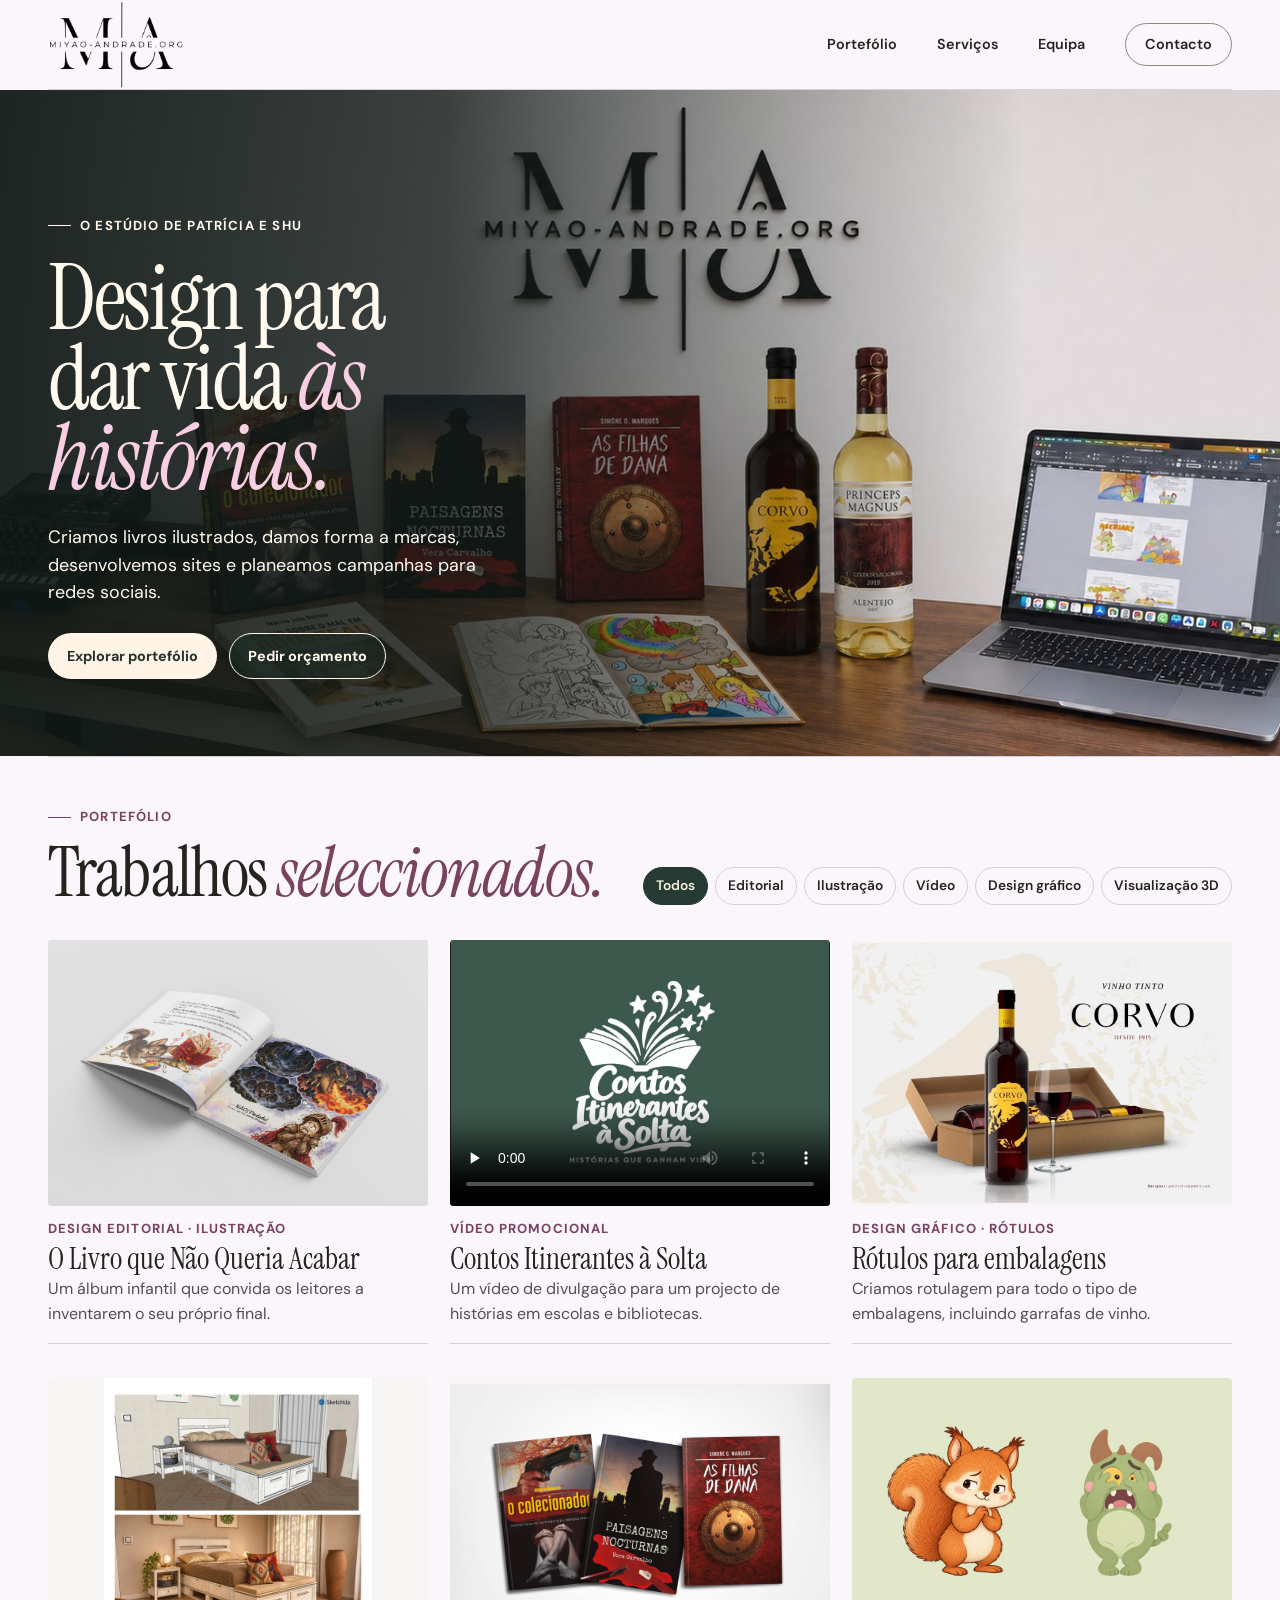
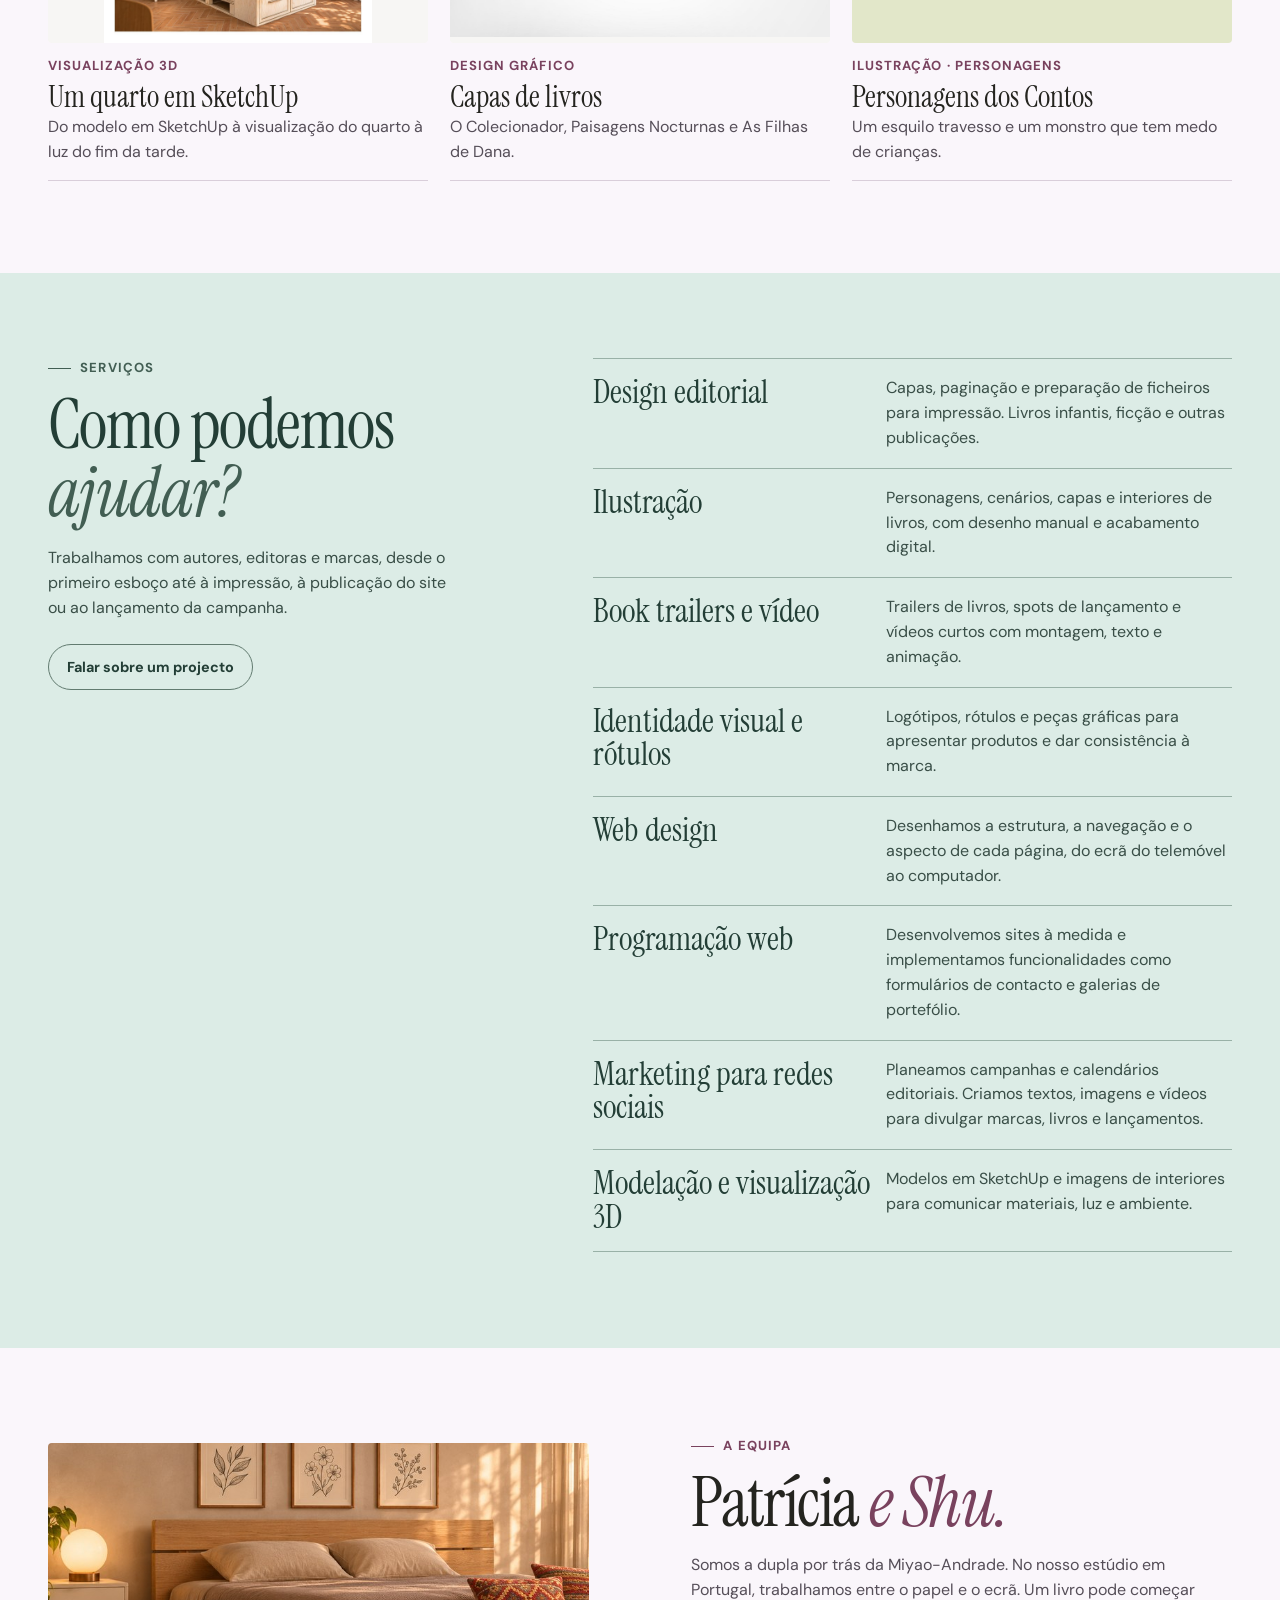
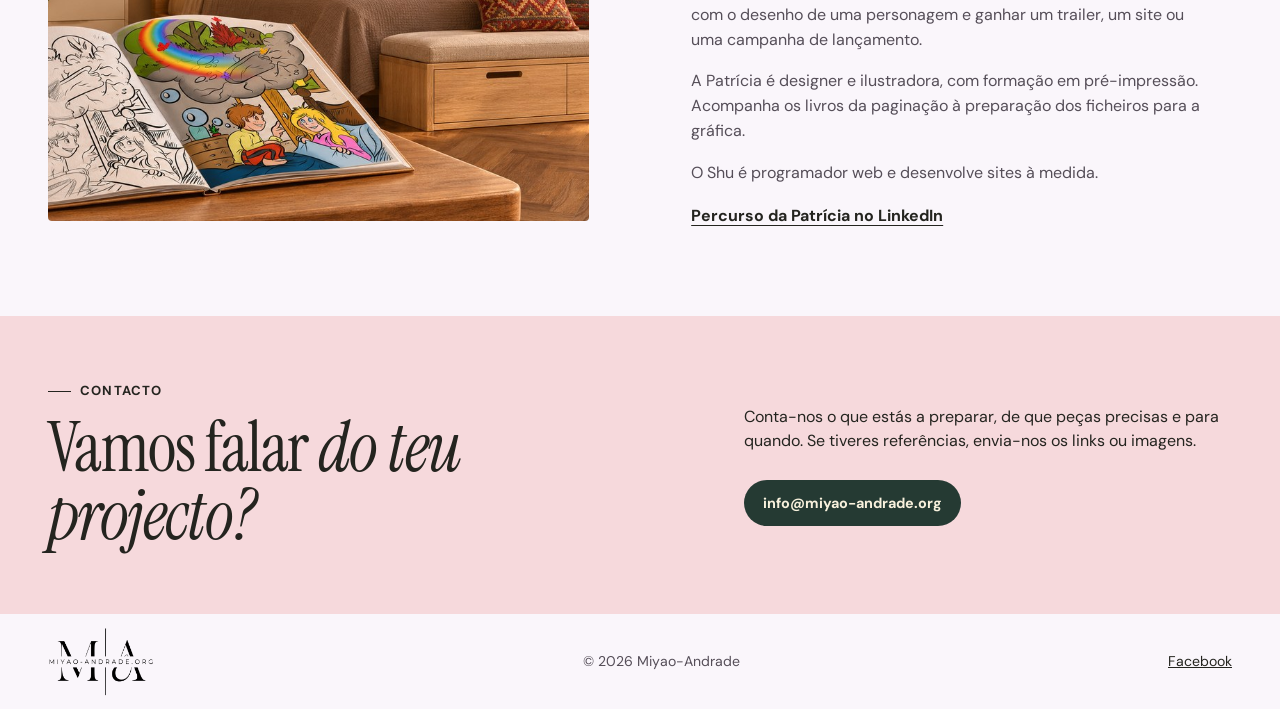
<file: index.html>
<!doctype html>
<html lang="pt-PT">
<head>
  <meta charset="utf-8">
  <meta name="viewport" content="width=device-width, initial-scale=1">
  <meta name="description" content="Estúdio criativo de Patrícia e Shu. Design editorial, ilustração, vídeo, visualização 3D, web design, programação web e marketing para redes sociais.">
  <meta name="theme-color" content="#faf6fb">
  <title>Miyao-Andrade — Design editorial e digital</title>
  <link rel="icon" href="assets/miyao-icon.png" type="image/png">
  <link rel="stylesheet" href="style.css">
  <script src="site.js" defer></script>
</head>
<body>
  <a class="skip" href="#main">Saltar para o conteúdo</a>
  <header class="header wrap" id="inicio">
    <a class="brand" href="#inicio" aria-label="Miyao-Andrade, início"><img src="assets/miyao-andrade.jpg" width="1920" height="1080" alt="Miyao-Andrade.org"></a>
    <nav aria-label="Navegação principal">
      <a href="#trabalhos">Portefólio</a><a href="#servicos">Serviços</a><a href="#sobre">Equipa</a><a class="nav-contact" href="#contacto">Contacto</a>
    </nav>
  </header>
  <main id="main">
    <section class="hero" aria-labelledby="headline">
      <div class="hero-copy wrap">
        <p class="overline"><span></span> O estúdio de Patrícia e Shu</p>
        <h1 id="headline">Design para<br>dar vida <em>às histórias.</em></h1>
        <p class="intro">Criamos livros ilustrados, damos forma a marcas, desenvolvemos sites e planeamos campanhas para redes sociais.</p>
        <div class="actions"><a class="button dark" href="#trabalhos">Explorar portefólio</a><a class="button outline" href="#contacto">Pedir orçamento</a></div>
      </div>
      <figure class="hero-image">
        <img src="assets/hero.jpg" alt="Mesa criativa com livros, rótulos de vinho e equipamento de áudio" width="1500" height="850" fetchpriority="high">
      </figure>
    </section>
    <section class="work wrap section" id="trabalhos" aria-labelledby="work-title">
      <div class="section-heading">
        <div><p class="overline coral"><span></span> Portefólio</p><h2 id="work-title">Trabalhos <em>seleccionados.</em></h2></div>
        <div class="filters" role="group" aria-label="Filtrar trabalhos" hidden>
          <button type="button" data-filter="all" aria-pressed="true">Todos</button>
          <button type="button" data-filter="editorial" aria-pressed="false">Editorial</button>
          <button type="button" data-filter="ilustracao" aria-pressed="false">Ilustração</button>
          <button type="button" data-filter="video" aria-pressed="false">Vídeo</button>
          <button type="button" data-filter="grafico" aria-pressed="false">Design gráfico</button>
          <button type="button" data-filter="3d" aria-pressed="false">Visualização 3D</button>
        </div>
      </div>
      <p class="sr-only" role="status" id="filter-status"></p>
      <div class="gallery">
        <article class="project" data-category="editorial ilustracao">
          <button class="project-art book" type="button" data-project="p-livro" aria-label="Ver O Livro que Não Queria Acabar"><img src="assets/livro-aberto.jpg" alt="Páginas ilustradas com Baltazar, Ambrósio e um dragão" loading="lazy" width="2048" height="1433"></button>
          <div class="project-info"><p class="tag">Design editorial · Ilustração</p><h3><button type="button" data-project="p-livro">O Livro que Não Queria Acabar</button></h3><p>Um álbum infantil que convida os leitores a inventarem o seu próprio final.</p></div>
        </article>
        <article class="project" data-category="video">
          <video class="project-art promo-player" controls playsinline preload="none" poster="assets/contos.jpg" aria-label="Vídeo promocional de Contos Itinerantes à Solta" src="assets/contos-trailer.mp4"></video>
          <div class="project-info"><p class="tag">Vídeo promocional</p><h3>Contos Itinerantes à Solta</h3><p>Um vídeo de divulgação para um projecto de histórias em escolas e bibliotecas.</p></div>
        </article>
        <article class="project" data-category="grafico">
          <button class="project-art labels" type="button" data-project="p-rotulos" aria-label="Ver a apresentação de design de rótulos"><img src="assets/corvo.jpg" alt="Vinho tinto Corvo com rótulo amarelo e silhuetas de aves" loading="lazy" width="1000" height="750"></button>
          <div class="project-info"><p class="tag">Design gráfico · Rótulos</p><h3><button type="button" data-project="p-rotulos">Rótulos para embalagens</button></h3><p>Criamos rotulagem para todo o tipo de embalagens, incluindo garrafas de vinho.</p></div>
        </article>
        <article class="project" data-category="3d">
          <button class="project-art full-art" type="button" data-project="p-quarto" aria-label="Ver Um quarto em SketchUp"><img src="assets/quarto.jpg" alt="O mesmo quarto em duas versões, com o modelo em cima e a imagem fotorrealista em baixo" loading="lazy"></button>
          <div class="project-info"><p class="tag">Visualização 3D</p><h3><button type="button" data-project="p-quarto">Um quarto em SketchUp</button></h3><p>Do modelo em SketchUp à visualização do quarto à luz do fim da tarde.</p></div>
        </article>
        <article class="project" data-category="grafico editorial">
          <button class="project-art full-art" type="button" data-project="p-capas" aria-label="Ver Capas de livros"><img src="assets/capas.jpg" alt="Três capas de livros de Sérgio Fragoso, Vera Carvalho e Simone O. Marques" loading="lazy"></button>
          <div class="project-info"><p class="tag">Design gráfico</p><h3><button type="button" data-project="p-capas">Capas de livros</button></h3><p>O Colecionador, Paisagens Nocturnas e As Filhas de Dana.</p></div>
        </article>
        <article class="project" data-category="ilustracao">
          <button class="project-art" type="button" data-project="p-personagens" aria-label="Ver personagens dos Contos"><img src="assets/personagens.jpg" alt="Um esquilo ruivo e um monstro verde ilustrados" loading="lazy" width="1040" height="730"></button>
          <div class="project-info"><p class="tag">Ilustração · Personagens</p><h3><button type="button" data-project="p-personagens">Personagens dos Contos</button></h3><p>Um esquilo travesso e um monstro que tem medo de crianças.</p></div>
        </article>

      </div>
    </section>
    <section class="services section" id="servicos" aria-labelledby="services-title">
      <div class="wrap services-grid">
        <div class="services-intro"><p class="overline"><span></span> Serviços</p><h2 id="services-title">Como podemos <em>ajudar?</em></h2><p>Trabalhamos com autores, editoras e marcas, desde o primeiro esboço até à impressão, à publicação do site ou ao lançamento da campanha.</p><a class="button inverse" href="#contacto">Falar sobre um projecto</a></div>
        <div class="services-list">
          <article><h3>Design editorial</h3><p>Capas, paginação e preparação de ficheiros para impressão. Livros infantis, ficção e outras publicações.</p></article>
          <article><h3>Ilustração</h3><p>Personagens, cenários, capas e interiores de livros, com desenho manual e acabamento digital.</p></article>
          <article><h3>Book trailers e vídeo</h3><p>Trailers de livros, spots de lançamento e vídeos curtos com montagem, texto e animação.</p></article>
          <article><h3>Identidade visual e rótulos</h3><p>Logótipos, rótulos e peças gráficas para apresentar produtos e dar consistência à marca.</p></article>
          <article><h3>Web design</h3><p>Desenhamos a estrutura, a navegação e o aspecto de cada página, do ecrã do telemóvel ao computador.</p></article>
          <article><h3>Programação web</h3><p>Desenvolvemos sites à medida e implementamos funcionalidades como formulários de contacto e galerias de portefólio.</p></article>
          <article><h3>Marketing para redes sociais</h3><p>Planeamos campanhas e calendários editoriais. Criamos textos, imagens e vídeos para divulgar marcas, livros e lançamentos.</p></article>
          <article><h3>Modelação e visualização 3D</h3><p>Modelos em SketchUp e imagens de interiores para comunicar materiais, luz e ambiente.</p></article>
        </div>
      </div>
    </section>
    <section class="wrap section about" id="sobre" aria-labelledby="about-title">
      <figure><img src="assets/livro.jpg" alt="Livro infantil ilustrado aberto, com páginas visíveis" loading="lazy" width="1000" height="700"></figure>
      <div><p class="overline coral"><span></span> A equipa</p><h2 id="about-title">Patrícia <em>e Shu.</em></h2><p>Somos a dupla por trás da Miyao-Andrade. No nosso estúdio em Portugal, trabalhamos entre o papel e o ecrã. Um livro pode começar com o desenho de uma personagem e ganhar um trailer, um site ou uma campanha de lançamento.</p><p>A Patrícia é designer e ilustradora, com formação em pré-impressão. Acompanha os livros da paginação à preparação dos ficheiros para a gráfica.</p><p>O Shu é programador web e desenvolve sites à medida.</p><a class="text-link" href="https://www.linkedin.com/in/patricia-miyao-andrade-24b81420/">Percurso da Patrícia no LinkedIn</a></div>
    </section>
    <section class="contact section" id="contacto" aria-labelledby="contact-title">
      <div class="wrap contact-inner"><div><p class="overline"><span></span> Contacto</p><h2 id="contact-title">Vamos falar <em>do teu projecto?</em></h2></div><div><p>Conta-nos o que estás a preparar, de que peças precisas e para quando. Se tiveres referências, envia-nos os links ou imagens.</p><div class="actions"><a class="button dark" href="mailto:info@miyao-andrade.org">info@miyao-andrade.org</a></div></div></div>
    </section>
  </main>
  <footer class="wrap footer"><a class="brand" href="#inicio" aria-label="Miyao-Andrade, início"><img src="assets/miyao-andrade.jpg" width="1920" height="1080" alt="Miyao-Andrade.org"></a><span>© 2026 Miyao-Andrade</span><a href="https://www.facebook.com/profile.php?id=100093478789737">Facebook</a></footer>

  <dialog id="project-dialog" aria-labelledby="project-title"><div class="dialog-bar"><button type="button" class="close" aria-label="Fechar projecto">Fechar</button></div><div id="project-content"></div></dialog>
  <template id="p-livro"><p class="tag">Capas · Paginação · Ilustração</p><h2 id="project-title">O Livro que Não Queria Acabar</h2><p>Projecto autoral de Contos Itinerantes à Solta. A Princesa Violeta, o Cavaleiro Ambrósio Ferrugem, o burro Baltazar e a Bruxa Bonifácia atravessam uma história que deixa espaço para o leitor criar o seu próprio final.</p><img src="assets/livro-aberto.jpg" alt="Dupla página ilustrada do livro"><img src="assets/capa.jpg" alt="Capa de O Livro que Não Queria Acabar"><a class="text-link" href="https://contos-itinerantes-a-solta.miyao-andrade.org/#livro">Conhecer o livro no site dos Contos</a></template>
  <template id="p-rotulos"><p class="tag">Design gráfico · Rótulos</p><h2 id="project-title">Rótulos para embalagens</h2><p>Criamos rotulagem para todo o tipo de embalagens, incluindo garrafas de vinho. O rótulo do vinho tinto Corvo é um exemplo do nosso trabalho.</p><img src="assets/corvo.jpg" alt="Rótulo Corvo aplicado à garrafa de vinho tinto"></template>
  <template id="p-quarto"><p class="tag">Visualização 3D</p><h2 id="project-title">Um quarto em SketchUp</h2><p>Do modelo em SketchUp à visualização do quarto à luz do fim da tarde.</p><img src="assets/quarto.jpg" alt="O mesmo quarto em duas versões, com o modelo em cima e a imagem fotorrealista em baixo"></template>
  <template id="p-capas"><p class="tag">Design gráfico</p><h2 id="project-title">Capas de livros</h2><p>O Colecionador, Paisagens Nocturnas e As Filhas de Dana.</p><img src="assets/capas.jpg" alt="Três capas de livros de Sérgio Fragoso, Vera Carvalho e Simone O. Marques"></template>
  <template id="p-personagens"><p class="tag">Ilustração · Personagens</p><h2 id="project-title">Personagens dos Contos</h2><p>Personagens de <i>O Esquilo Travesso</i> e <i>O Monstro que Tinha Medo de Crianças</i>, duas histórias de Contos Itinerantes à Solta para os leitores mais novos.</p><img src="assets/personagens.jpg" alt="Ilustrações do esquilo ruivo e do monstro verde"><a class="text-link" href="https://contos-itinerantes-a-solta.miyao-andrade.org/#sessoes">Conhecer as histórias</a></template>
</body>
</html>
</file>
<file: style.css>
@import url('https://fonts.googleapis.com/css2?family=DM+Sans:wght@400;500;600;700&family=Instrument+Serif:ital@0;1&display=swap');

:root {
  --paper:#faf6fb; --ink:#24241f; --muted:#554e58; --accent:#79425e; --line:#d9ceda;
  --forest:#253a33; --cream:#f8f1dd; --rose:#f6d9dc;
  --serif:"Instrument Serif",Georgia,serif; --sans:"DM Sans",system-ui,sans-serif;
}
* { box-sizing:border-box; }
[hidden] { display:none!important; }
html { scroll-behavior:smooth; }
body { margin:0; background:var(--paper); color:var(--ink); font:1rem/1.55 var(--sans); }
a { color:inherit; }
button { font:inherit; color:inherit; }
button, a { -webkit-tap-highlight-color:transparent; }
button:focus-visible,a:focus-visible { outline:3px solid #b64d35; outline-offset:4px; }
img,video { display:block; max-width:100%; }
figure,p { margin:0; }
h1,h2,h3 { margin:0; font-weight:400; }
h1,h2 { font-family:var(--serif); }
h1 em,h2 em { font-weight:400; }
.wrap { width:min(100% - 96px, 1360px); margin-inline:auto; }
.header { display:flex; justify-content:space-between; align-items:center; min-height:89px; border-bottom:1px solid var(--line); gap:22px; }
nav { display:flex; align-items:center; flex-wrap:wrap; gap:clamp(18px,3.1vw,46px); }
nav a { text-decoration:none; font-size:.9rem; font-weight:600; }
nav a:hover,.footer a:hover,.text-link:hover { color:var(--accent); }
.nav-contact { border:1px solid #93877a; border-radius:25px; padding:9px 19px; }


.overline { display:flex; gap:9px; align-items:center; font-size:.82rem; font-weight:700; letter-spacing:.09em; text-transform:uppercase; }
.overline span { display:block; flex:none; height:1px; width:23px; background:currentColor; }
.coral { color:var(--accent); }
.hero h1 { font-size:clamp(4rem,7.1vw,7.6rem); line-height:.88; letter-spacing:-.026em; margin:23px 0 25px; }
.hero h1 em,.section-heading h2 em,.about h2 em { color:var(--accent); }
.intro { max-width:29rem; color:var(--muted); font-size:1.12rem; }
.actions { display:flex; flex-wrap:wrap; align-items:center; gap:12px; margin-top:26px; }
.button { display:inline-flex; align-items:center; justify-content:center; min-height:46px; text-align:center; padding:9px 18px; border:1px solid transparent; border-radius:30px; font-size:.9rem; font-weight:700; text-decoration:none; transition:background .2s,color .2s; }
.dark { color:var(--cream); background:var(--forest); }
.dark:hover { background:#365347; }
.outline { border-color:#85776a; }
.outline:hover { background:var(--ink); color:var(--cream); }


.section { scroll-margin-top:24px; }
.work { padding-block:50px 92px; border-top:1px solid var(--line); }
.section-heading { display:flex; justify-content:space-between; align-items:end; gap:20px; margin-bottom:33px; }
h2 { font-size:clamp(3.35rem,5.4vw,5.6rem); line-height:.98; letter-spacing:-.023em; }
.section-heading h2,.about h2,.services h2,.contact h2 { margin-top:12px; }
.filters { display:flex; flex-wrap:wrap; gap:7px; padding-bottom:2px; }
.filters button { padding:7px 12px; min-height:38px; border:1px solid var(--line); border-radius:24px; background:transparent; cursor:pointer; white-space:nowrap; font-size:.86rem; font-weight:600; }
.filters button:hover { border-color:var(--forest); }
.filters button[aria-pressed=true] { background:var(--forest); border-color:var(--forest); color:var(--cream); }
.gallery { display:grid; grid-template-columns:repeat(3,minmax(0,1fr)); gap:34px 22px; }
.project { min-width:0; }
.project-art { position:relative; display:block; width:100%; aspect-ratio:1.43; overflow:hidden; border:0; border-radius:4px; padding:0; cursor:pointer; background:#dcc4a8; }
.project-art img { width:100%; height:100%; object-fit:cover; transition:transform .38s; }
.project-art:hover img { transform:scale(1.045); }
.project-art.book img { object-position:center 53%; }
.project-art.video img { object-position:center 42%; }
.project-art.labels img { object-position:64% center; }
.play { position:absolute; display:grid; place-items:center; width:43px; height:43px; border-radius:50%; right:13px; bottom:13px; background:var(--paper); color:var(--ink); }
.play::after { content:""; width:0; height:0; margin-left:3px; border-top:6px solid transparent; border-bottom:6px solid transparent; border-left:10px solid currentColor; }
.type-art { display:grid; place-items:center; isolation:isolate; text-align:center; }
.type-title { position:relative; z-index:1; font:clamp(2rem,4.1vw,4.65rem)/.86 var(--serif); letter-spacing:-.02em; }
.type-art::before { position:absolute; content:""; inset:9%; border:1px solid currentColor; opacity:.52; border-radius:49% 49% 0 0 / 40% 40% 0 0; pointer-events:none; }
.poetry { color:#48344d; background:#e3d7ef; }
.illustration { color:#2f493b; background:#dce3c4; }
.edition { color:#553c38; background:#f5d7c6; }
.glyphs { position:absolute; right:10%; bottom:1%; font:italic clamp(4rem,11vw,10rem)/.8 var(--serif); opacity:.16; transform:rotate(-14deg); }
.project-info { padding:13px 0 16px; border-bottom:1px solid var(--line); }
.tag { color:var(--accent); font-size:.82rem; font-weight:700; letter-spacing:.08em; text-transform:uppercase; }
.project-info h3 { margin:3px 0 2px; font:clamp(1.55rem,2.35vw,2.35rem)/1.1 var(--serif); }
.project-info h3 button { padding:0; text-align:left; border:none; background:none; cursor:pointer; }
.project-info h3 button:hover { color:var(--accent); }
.project-info > p:last-child { color:var(--muted); }
.services { background:#dcece6; color:#233e36; padding-block:85px 96px; }
.services-grid { display:grid; grid-template-columns:1fr 1.42fr; column-gap:8%; }
.services .overline,.services h2 em { color:#425e53; }
.services-intro > p:not(.overline) { margin-top:20px; max-width:25rem; color:#394e47; }
.inverse { margin-top:23px; border-color:#627b70; }
.inverse:hover { color:var(--forest); background:var(--cream); }
.services-list { border-top:1px solid #99b1a7; }
.services-list article { display:grid; grid-template-columns:minmax(0,.89fr) minmax(0,1.11fr); align-items:start; gap:16px; padding:17px 0; border-bottom:1px solid #99b1a7; }
.services-list h3 { font:clamp(1.6rem,2.55vw,2.5rem)/1.03 var(--serif); }
.services-list p { color:#394e47; }
.about { display:grid; grid-template-columns:1fr 1fr; align-items:center; gap:clamp(30px,8vw,110px); padding-block:88px; }
.about figure { overflow:hidden; background:#ddcab4; border-radius:4px; }
.about img { width:100%; height:auto; aspect-ratio:1.43; object-fit:cover; }
.about p:not(.overline) { margin-top:17px; max-width:33rem; color:var(--muted); }
.text-link { display:inline-block; margin-top:18px; font-weight:700; text-underline-offset:4px; }
.contact { background:var(--rose); }
.contact-inner { display:grid; grid-template-columns:1.15fr .85fr; align-items:center; gap:36px; padding-block:65px; }
.contact h2 { max-width:13ch; }
.contact p:not(.overline) { max-width:30rem; }
.contact .outline { border-color:#775449; }
.footer { display:flex; align-items:center; justify-content:space-between; flex-wrap:wrap; gap:16px; min-height:95px; font-size:.88rem; }
.footer > span { color:var(--muted); }
.skip { position:absolute; z-index:3; top:8px; left:8px; padding:12px; transform:translateY(-200%); background:var(--paper); }
.skip:focus { transform:none; }
.sr-only { position:absolute; width:1px; height:1px; overflow:hidden; clip-path:inset(50%); white-space:nowrap; }
dialog { width:min(760px,calc(100vw - 30px)); max-height:calc(100dvh - 30px); padding:0; border:1px solid var(--line); border-radius:12px; color:var(--ink); background:var(--paper); overscroll-behavior:contain; }
dialog::backdrop { background:#1f221dd6; }
body:has(dialog[open]) { overflow:hidden; }
.dialog-bar { display:flex; justify-content:end; position:sticky; top:0; background:var(--paper); padding:10px 14px 4px; z-index:1; }
.close { padding:7px 14px; border:1px solid var(--line); border-radius:22px; background:transparent; cursor:pointer; }
#project-content { padding:0 clamp(16px,5vw,45px) clamp(22px,5vw,44px); }
#project-content h2 { font-size:clamp(2.8rem,6vw,4.6rem); margin:7px 0 12px; }
#project-content img,#project-content video { width:100%; max-height:65vh; object-fit:contain; background:#e8ddcc; border-radius:4px; margin-top:16px; }
#project-content .button { margin-top:15px; }
.publication-list { list-style:none; padding:0; }
.publication-list li { display:flex; justify-content:space-between; flex-wrap:wrap; gap:3px 14px; border-bottom:1px solid var(--line); padding:9px 0; }
@media(max-width:1070px) {
  .wrap { width:calc(100% - 64px); }
  .section-heading { align-items:start; flex-direction:column; }

}
@media(max-width:780px) {
  .wrap { width:calc(100% - 40px); }
  .header { flex-wrap:wrap; min-height:auto; padding-block:15px; gap:13px; }
  nav { gap:13px 20px; }


  .hero h1 { font-size:clamp(3.95rem,12vw,6rem); margin-top:17px; margin-bottom:17px; }
  .desktop { display:none; }

  .gallery { grid-template-columns:repeat(2,minmax(0,1fr)); gap:25px 14px; }
  .work,.services,.about { padding-block:48px 54px; }
  .services-grid,.about,.contact-inner { grid-template-columns:1fr; gap:31px; }
  .about figure { order:2; }
  .contact-inner { padding-block:43px; }
}
@media(max-width:460px) {
  .gallery { grid-template-columns:1fr; }
  .brand { font-size:1.5rem; }
  nav { justify-content:space-between; width:100%; gap:9px; }
  nav a { font-size:.84rem; }
  .nav-contact { padding:5px 12px; }
  .hero .actions { gap:8px; }
  .button { padding-inline:13px; }
  .services-list article { grid-template-columns:1fr; gap:5px; }
  .type-title { font-size:3.6rem; }
  .footer { align-items:start; padding-block:18px; }
}
@media(prefers-reduced-motion:reduce) {
  *,*::before,*::after { scroll-behavior:auto!important; transition:none!important; }
}
.project-art.book { background:#d5e2f2; }
.project-art.book img { object-fit:contain; }
.bibliography { margin-top:17px; }
.bibliography summary { cursor:pointer; font-weight:600; }

.hero {
  position: relative;
  isolation: isolate;
  display: grid;
  align-items: end;
  min-height: clamp(34rem, 74svh, 54rem);
  color: #fff9ee;
  background: #25332e;
}
.hero-image, .hero-image img, .hero::before { position: absolute; inset: 0; width: 100%; height: 100%; }
.hero-image { z-index: -2; }
.hero-image img { object-fit: cover; object-position: center 55%; }
.hero::before {
  content: "";
  z-index: -1;
  background: linear-gradient(90deg, rgba(15,24,21,.92), rgba(15,24,21,.78) 35%, transparent 80%);
}
.hero-copy { padding-block: clamp(3rem, 6vw, 6rem); }
.hero h1 { max-width: 11ch; }
.hero h1 em { color: #f7cee2; }
.hero .intro { color: #fff9ee; }
.hero .dark { background: #fff4e5; color: #25332e; }
.hero .outline { color: #fff9ee; border-color: currentColor; background: #1c2923aa; }
.hero .button:hover { color: #24241f; background: #ffd1b7; }
@media (max-width: 780px) {
  .hero { min-height: clamp(34rem, 83svh, 46rem); }
  .hero-copy { padding-top: 11rem; padding-bottom: 2.5rem; }
  .hero::before { background: linear-gradient(0deg, #111c17 0%, rgba(17,28,23,.9) 44%, rgba(17,28,23,.55) 72%, transparent); }
  .hero h1 { font-size: clamp(3.3rem, 12vw, 5.5rem); }
}
.project-art.full-art img, .project-art.labels img { object-fit: contain; background: #f7f6f4; }
.project-art.promo-player { object-fit: contain; background: #211e22; }

.brand { display: block; width: 136px; aspect-ratio: 78 / 51; position: relative; overflow: hidden; }
.brand img { position: absolute; max-width: none; width: 246.15%; height: auto; left: -73.08%; top: -57.84%; mix-blend-mode: multiply; }
.footer .brand { width: 106px; }
</file>
